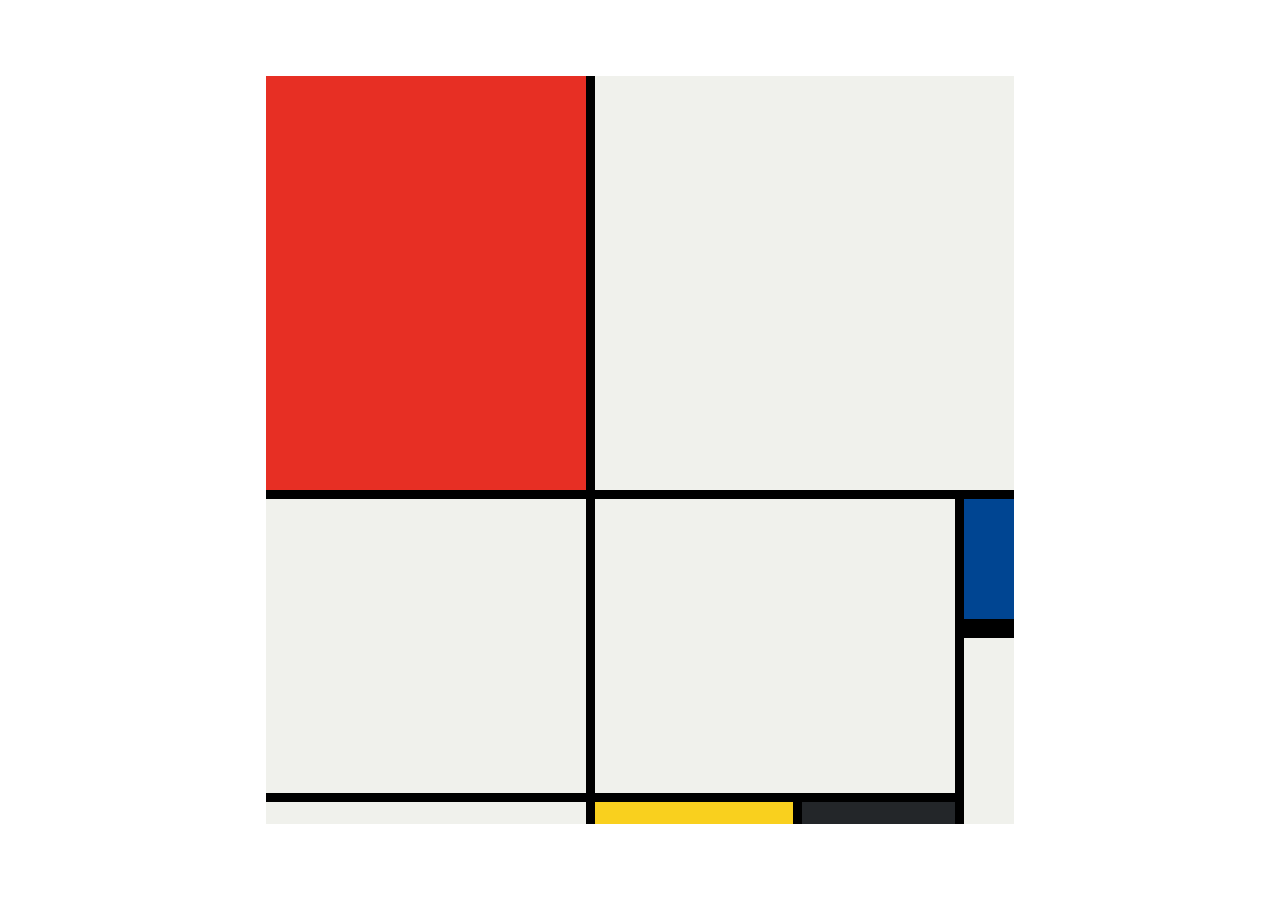
<file: 10.3 Mondrian Project/index.html>
<!DOCTYPE html>
<html lang="en" data-bs-theme="dark">

<head>
  <meta charset="UTF-8">
  <meta name="viewport" content="width=device-width, initial-scale=1.0">
  <title>Mondrian Project</title>
  <style>
    body {
      display: flex;
      justify-content: center;
      align-items: center;
      height: 100vh;
      margin: 0;
      padding: 0;
    }
    .mondrian {
      width: 748px;
      height: 748px;
      display: grid;
      grid-template-columns: 320px 198px 153px 50px;
      grid-template-rows: 414px 130px 155px 22px;
      gap: 9px;
      background-color: #000;
    }
    .red {
      background-color: #e72f24;
    }
    .white1 {
      background-color: #f0f1ec;
      grid-column: span 3;
    }
    .white2 {
      background-color: #f0f1ec;
      grid-row: span 2;
     
    }
    .white3 {
      background-color: #f0f1ec;
      grid-area: 2 / 2 / 4 / 4;
    }
    .blue {
      background-color: #004592;
      border-bottom: 10px solid #000;
    }
    .white4 {
      grid-row: span 2;
      background-color: #f0f1ec;
    }
    .white5 {
      
      background-color: #f0f1ec;
      
      
    }
    .yellow {
      
      background-color: #f9d01e;
      
      
    }
    .black {
     
      background-color: #232629;
      
    }
    /* 
    Write your CSS here 
    Gap Colour: #000
    White: #F0F1EC
    Red: #E72F24
    Black: #232629
    Blue: #004592
    Yellow: #F9D01E

    For dimensions, see dimensions.png image.
    HINT: Remember you can't change the properties of grid lines.
    But grid lines are transparent!
    */
  </style>
</head>

<body>
  <!-- Write your HTML here -->
</body>
<div class="mondrian">
  <div class="red"></div>
  <div class="white1"></div>
  <div class="white2"></div>
  <div class="white3"></div>
  <div class="blue"></div>
  <div class="white4"></div>
  <div class="white5"></div>
  <div class="yellow"></div>
  <div class="black"></div>
  
</div>
</html>
</file>
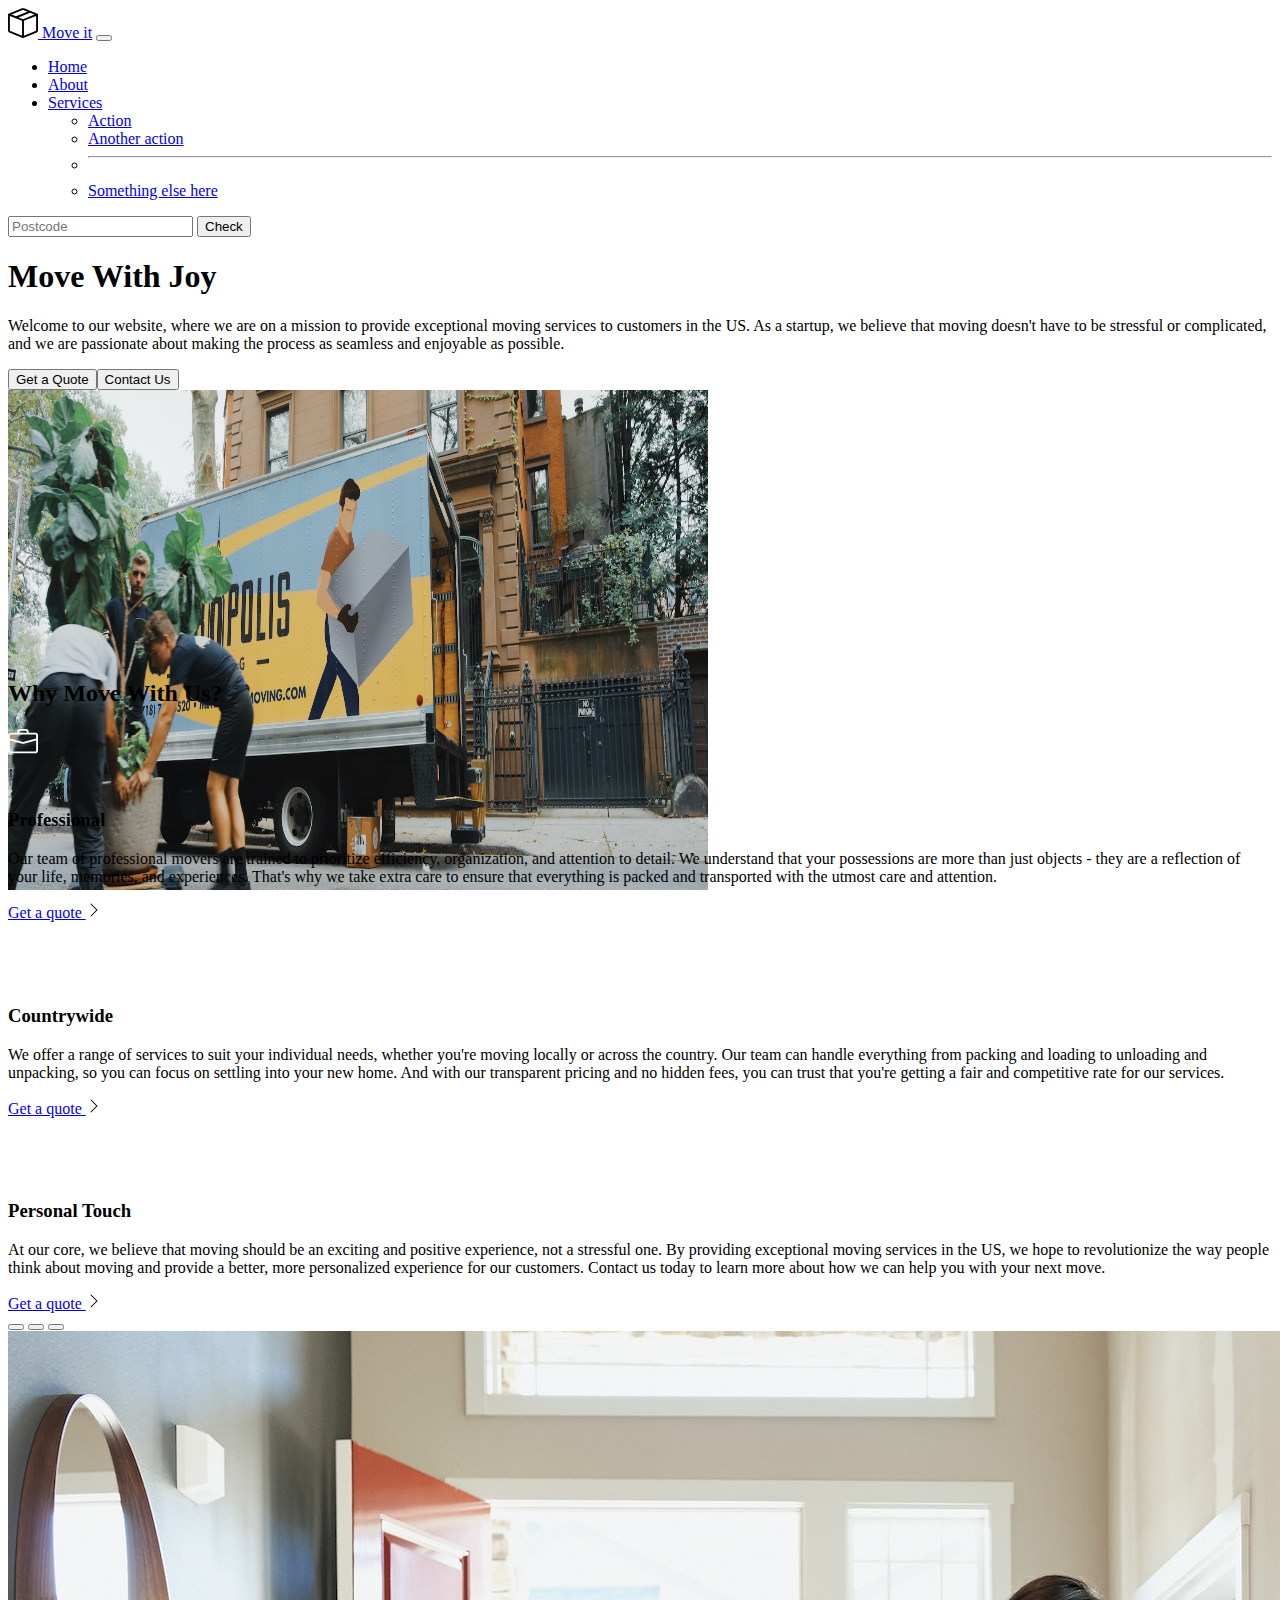
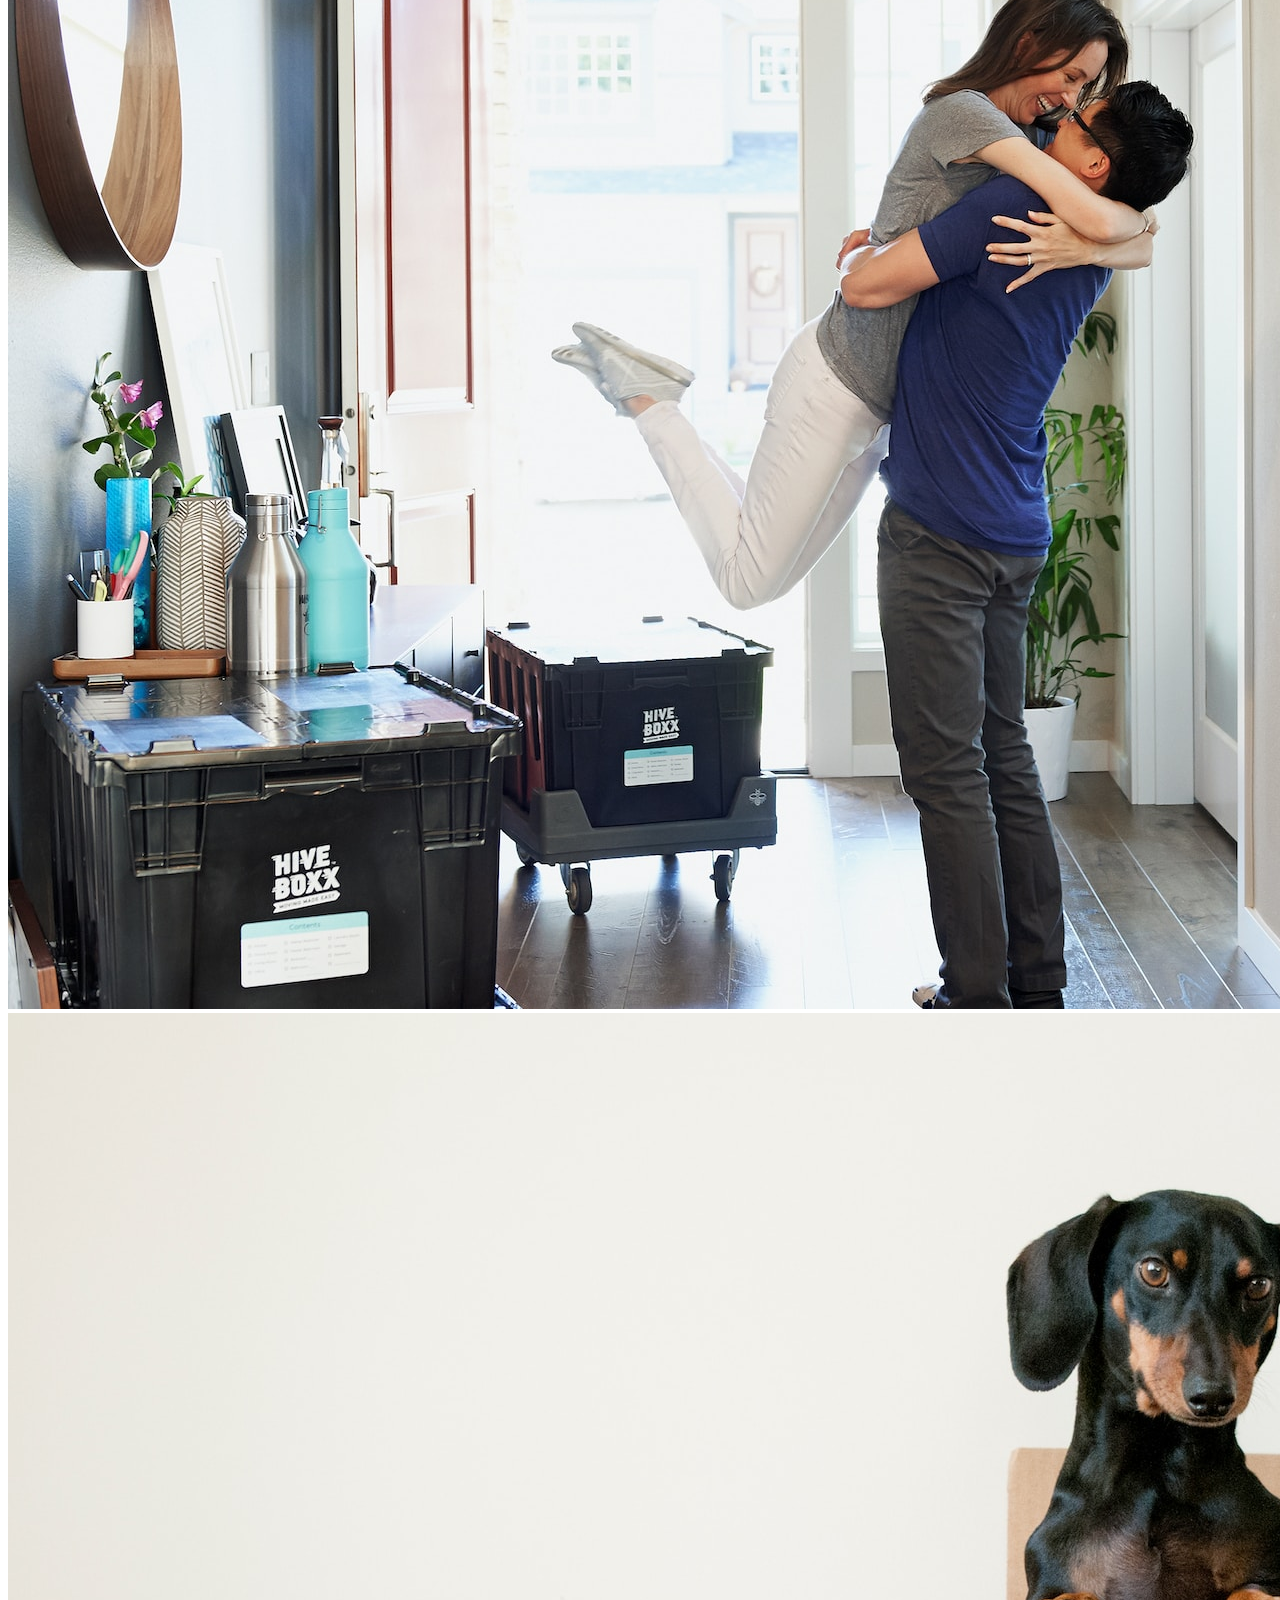
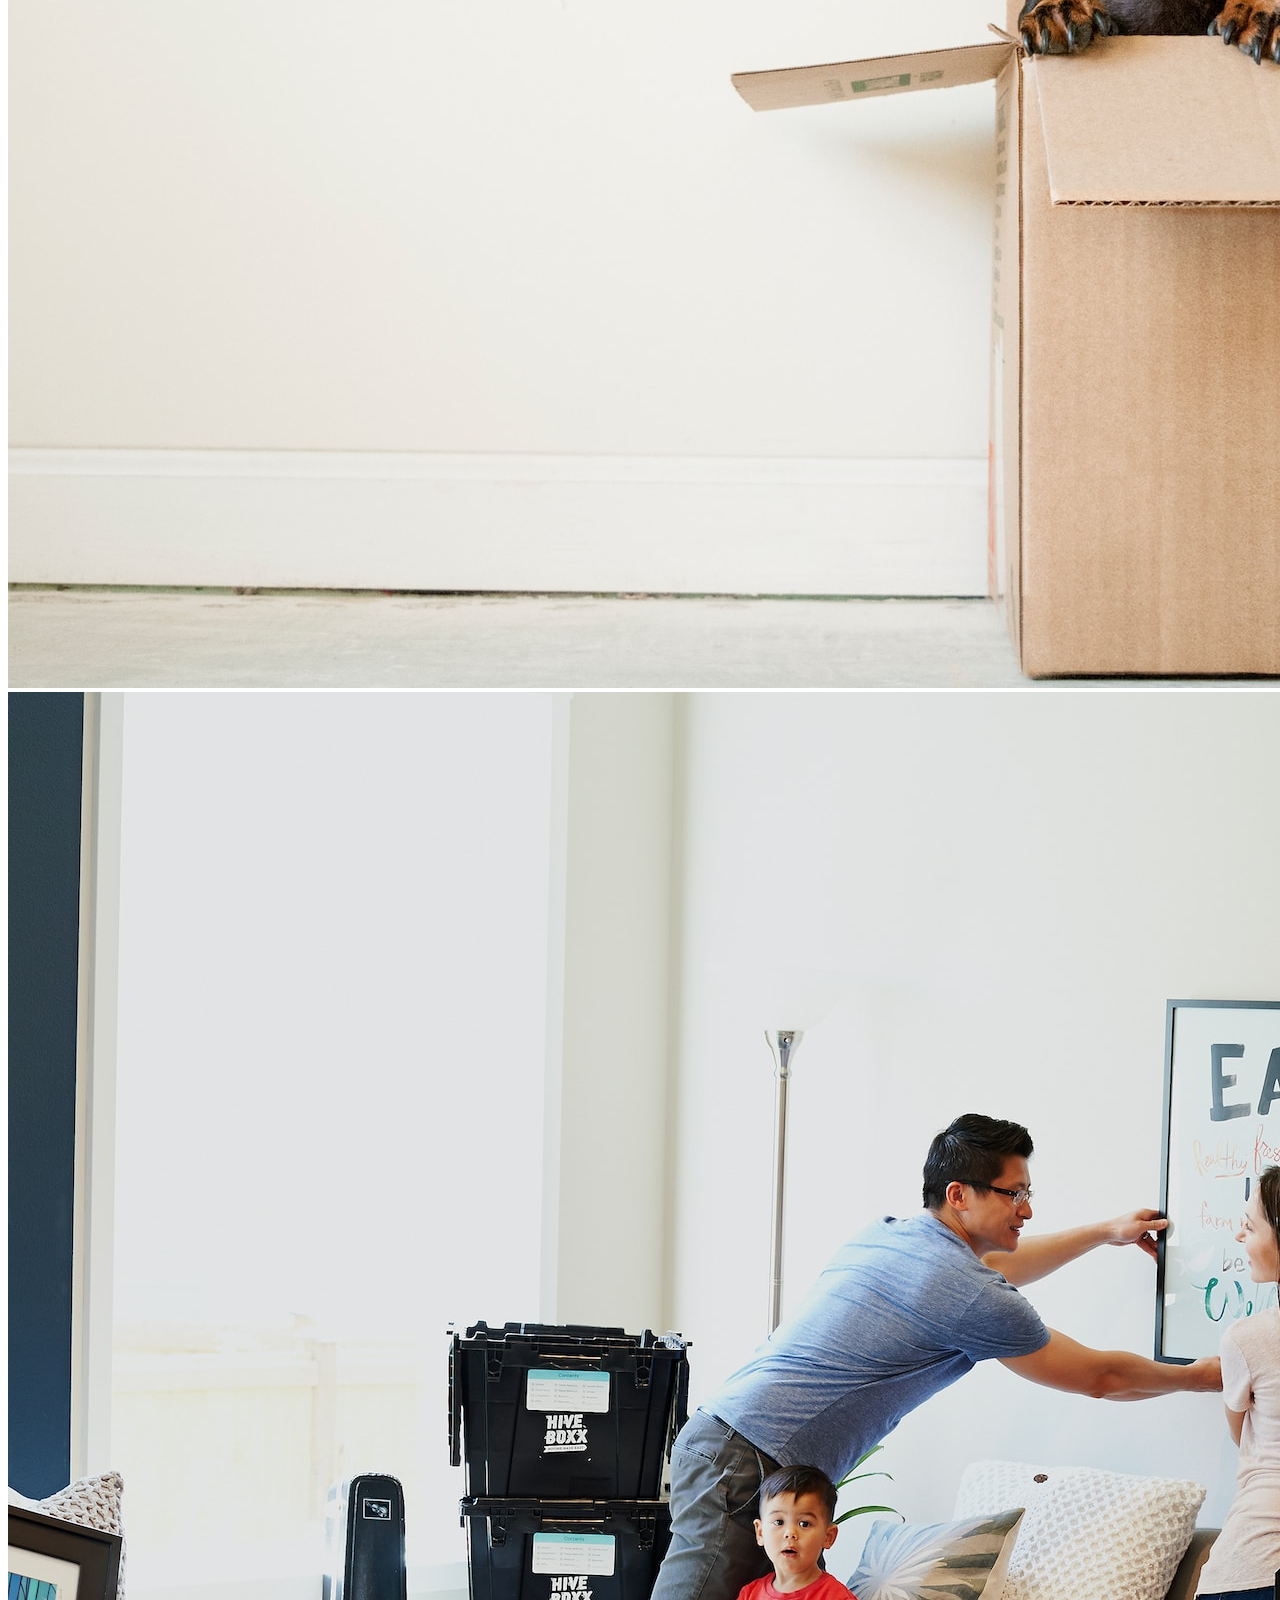
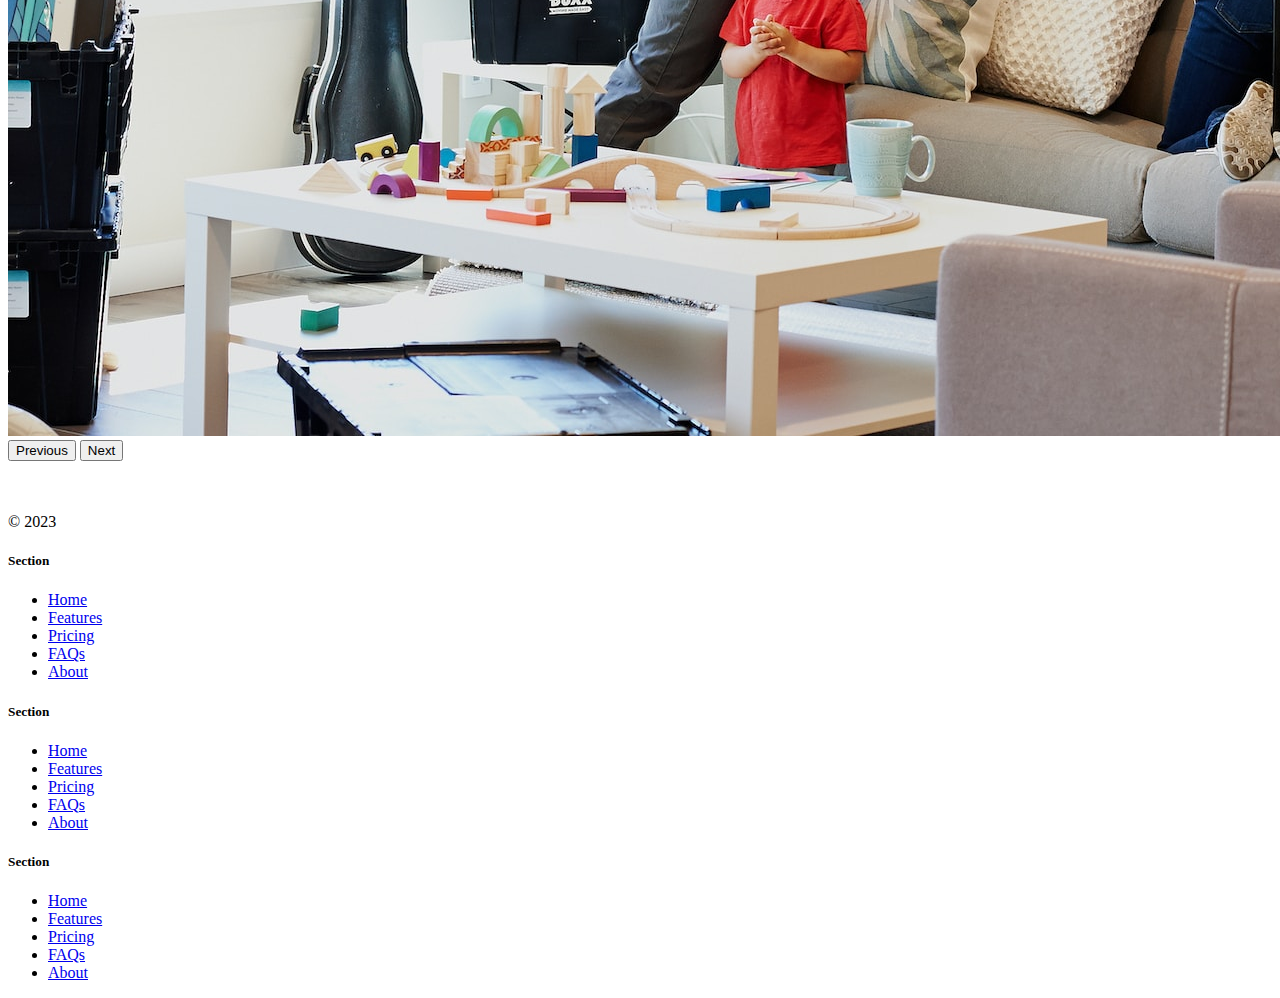
<file: 11.2 Bootstrap Components/index.html>
<!DOCTYPE html>
<html lang="en" data-bs-theme="dark">

<head>
  <meta charset="UTF-8">
  <meta name="viewport" content="width=device-width, initial-scale=1.0">
  <title>Bootstrap Components</title>
  <link href="https://cdn.jsdelivr.net/npm/bootstrap@5.3.0-alpha2/dist/css/bootstrap.min.css" rel="stylesheet"
    integrity="sha384-aFq/bzH65dt+w6FI2ooMVUpc+21e0SRygnTpmBvdBgSdnuTN7QbdgL+OapgHtvPp" crossorigin="anonymous">
  <style>
    .feature-icon {
  width: 4rem;
  height: 4rem;
  border-radius: .75rem;
}
  </style>
</head>

<body>

  <nav class="navbar navbar-expand-lg bg-body-tertiary">
    <div class="container-fluid">
      
      <a class="navbar-brand" href="#"><img src="./box-seam.svg" height="30px" /> Move it</a>
      <button class="navbar-toggler" type="button" data-bs-toggle="collapse" data-bs-target="#navbarSupportedContent" aria-controls="navbarSupportedContent" aria-expanded="false" aria-label="Toggle navigation">
        <span class="navbar-toggler-icon"></span>
      </button>
      <div class="collapse navbar-collapse" id="navbarSupportedContent">
        <ul class="navbar-nav me-auto mb-2 mb-lg-0">
          <li class="nav-item">
            <a class="nav-link active" aria-current="page" href="#">Home</a>
          </li>
          <li class="nav-item">
            <a class="nav-link" href="#">About</a>
          </li>
          <li class="nav-item dropdown">
            <a class="nav-link dropdown-toggle" href="#" role="button" data-bs-toggle="dropdown" aria-expanded="false">
              Services
            </a>
            <ul class="dropdown-menu">
              <li><a class="dropdown-item" href="#">Action</a></li>
              <li><a class="dropdown-item" href="#">Another action</a></li>
              <li><hr class="dropdown-divider"></li>
              <li><a class="dropdown-item" href="#">Something else here</a></li>
            </ul>
          </li>
        </ul>
        <form class="d-flex" role="search">
          <input class="form-control me-2" type="search" placeholder="Postcode" aria-label="Search">
          <button class="btn btn-outline-success" type="submit">Check</button>
        </form>
      </div>
    </div>
  </nav>

  <div class="px-4 pt-5 my-5 text-center border-bottom">
    <h1 class="display-4 fw-bold text-body-emphasis">Move With Joy</h1>
    <div class="col-lg-6 mx-auto">
      <p class="lead mb-4">Welcome to our website, where we are on a mission to provide exceptional moving services to customers in the US. As a startup, we believe that moving doesn't have to be stressful or complicated, and we are passionate about making the process as seamless and enjoyable as possible.
      </p>
      <div class="d-grid gap-2 d-sm-flex justify-content-sm-center mb-5">
        <button type="button" class="btn btn-primary btn-lg px-4 me-sm-3">Get a Quote</buutton>
        <button type="button" class="btn btn-outline-secondary btn-lg px-4">Contact Us</button>
      </div>
    </div>
    <div class="overflow-hidden" style="max-height: 30vh;">
      <div class="container px-5">
        <img src="./moving-van.jpg" class="img-fluid border rounded-3 shadow-lg mb-4" alt="Example image" width="700" height="500" loading="lazy">
      </div>
    </div>
  </div>

  <div class="container px-4 py-5" id="featured-3">
    <h2 class="pb-2 border-bottom">Why Move With Us?</h2>
    <div class="row g-4 py-5 row-cols-1 row-cols-lg-3">
      <div class="feature col">
        <div class="feature-icon d-inline-flex align-items-center justify-content-center text-bg-primary bg-gradient fs-2 mb-3">
          <img src="./briefcase.svg" alt="briefcase" height="30" />
        </div>
        <h3 class="fs-2 text-body-emphasis">Professional</h3>
        <p>Our team of professional movers are trained to prioritize efficiency, organization, and attention to detail. We understand that your possessions are more than just objects - they are a reflection of your life, memories, and experiences. That's why we take extra care to ensure that everything is packed and transported with the utmost care and attention.
        </p>
        <a href="#" class="icon-link">
          Get a quote
          <img src="./chevron-right.svg" alt="chevron-right"/>
        </a>
      </div>
      <div class="feature col">
        <div class="feature-icon d-inline-flex align-items-center justify-content-center text-bg-primary bg-gradient fs-2 mb-3">
          <img src="./bus-front.svg" alt="bus-front" height="30" />
        </div>
        <h3 class="fs-2 text-body-emphasis">Countrywide</h3>
        <p>We offer a range of services to suit your individual needs, whether you're moving locally or across the country. Our team can handle everything from packing and loading to unloading and unpacking, so you can focus on settling into your new home. And with our transparent pricing and no hidden fees, you can trust that you're getting a fair and competitive rate for our services.
        </p>
        <a href="#" class="icon-link">
          Get a quote
          <img src="./chevron-right.svg" alt="chevron-right"/>
        </a>
      </div>
      <div class="feature col">
        <div class="feature-icon d-inline-flex align-items-center justify-content-center text-bg-primary bg-gradient fs-2 mb-3">
        <img src="./chat-square-heart.svg" alt="chat-square-heart" height="30" />
        </div>
        <h3 class="fs-2 text-body-emphasis">Personal Touch</h3>
        <p>At our core, we believe that moving should be an exciting and positive experience, not a stressful one. By providing exceptional moving services in the US, we hope to revolutionize the way people think about moving and provide a better, more personalized experience for our customers. Contact us today to learn more about how we can help you with your next move.
        </p>
        <a href="#" class="icon-link">
          Get a quote
          <img src="./chevron-right.svg" alt="chevron-right"/>
        </a>
      </div>
    </div>
  </div>

<div class="container">
  <div id="carouselExampleIndicators" class="carousel slide">
    <div class="carousel-indicators">
      <button type="button" data-bs-target="#carouselExampleIndicators" data-bs-slide-to="0" class="active" aria-current="true" aria-label="Slide 1"></button>
      <button type="button" data-bs-target="#carouselExampleIndicators" data-bs-slide-to="1" aria-label="Slide 2"></button>
      <button type="button" data-bs-target="#carouselExampleIndicators" data-bs-slide-to="2" aria-label="Slide 3"></button>
    </div>
    <div class="carousel-inner">
      <div class="carousel-item active">
        <img src="./couple.jpg" class="d-block w-100" alt="couple">
      </div>
      <div class="carousel-item">
        <img src="./dog.jpg" class="d-block w-100" alt="dog">
      </div>
      <div class="carousel-item">
        <img src="./family.jpg" class="d-block w-100" alt="family">
      </div>
    </div>
    <button class="carousel-control-prev" type="button" data-bs-target="#carouselExampleIndicators" data-bs-slide="prev">
      <span class="carousel-control-prev-icon" aria-hidden="true"></span>
      <span class="visually-hidden">Previous</span>
    </button>
    <button class="carousel-control-next" type="button" data-bs-target="#carouselExampleIndicators" data-bs-slide="next">
      <span class="carousel-control-next-icon" aria-hidden="true"></span>
      <span class="visually-hidden">Next</span>
    </button>
  </div>
</div>
  <div class="container">
    <footer class="row row-cols-1 row-cols-sm-2 row-cols-md-5 py-5 my-5 border-top">
      <div class="col mb-3">
        <a href="/" class="d-flex align-items-center mb-3 link-body-emphasis text-decoration-none">
          <svg class="bi me-2" width="40" height="32"><use xlink:href="#bootstrap"></use></svg>
        </a>
        <p class="text-body-secondary">© 2023</p>
      </div>
  
      <div class="col mb-3">
  
      </div>
  
      <div class="col mb-3">
        <h5>Section</h5>
        <ul class="nav flex-column">
          <li class="nav-item mb-2"><a href="#" class="nav-link p-0 text-body-secondary">Home</a></li>
          <li class="nav-item mb-2"><a href="#" class="nav-link p-0 text-body-secondary">Features</a></li>
          <li class="nav-item mb-2"><a href="#" class="nav-link p-0 text-body-secondary">Pricing</a></li>
          <li class="nav-item mb-2"><a href="#" class="nav-link p-0 text-body-secondary">FAQs</a></li>
          <li class="nav-item mb-2"><a href="#" class="nav-link p-0 text-body-secondary">About</a></li>
        </ul>
      </div>
  
      <div class="col mb-3">
        <h5>Section</h5>
        <ul class="nav flex-column">
          <li class="nav-item mb-2"><a href="#" class="nav-link p-0 text-body-secondary">Home</a></li>
          <li class="nav-item mb-2"><a href="#" class="nav-link p-0 text-body-secondary">Features</a></li>
          <li class="nav-item mb-2"><a href="#" class="nav-link p-0 text-body-secondary">Pricing</a></li>
          <li class="nav-item mb-2"><a href="#" class="nav-link p-0 text-body-secondary">FAQs</a></li>
          <li class="nav-item mb-2"><a href="#" class="nav-link p-0 text-body-secondary">About</a></li>
        </ul>
      </div>
  
      <div class="col mb-3">
        <h5>Section</h5>
        <ul class="nav flex-column">
          <li class="nav-item mb-2"><a href="#" class="nav-link p-0 text-body-secondary">Home</a></li>
          <li class="nav-item mb-2"><a href="#" class="nav-link p-0 text-body-secondary">Features</a></li>
          <li class="nav-item mb-2"><a href="#" class="nav-link p-0 text-body-secondary">Pricing</a></li>
          <li class="nav-item mb-2"><a href="#" class="nav-link p-0 text-body-secondary">FAQs</a></li>
          <li class="nav-item mb-2"><a href="#" class="nav-link p-0 text-body-secondary">About</a></li>
        </ul>
      </div>
    </footer>
  </div>
  <script src="https://cdn.jsdelivr.net/npm/bootstrap@5.3.1/dist/js/bootstrap.bundle.min.js" integrity="sha384-HwwvtgBNo3bZJJLYd8oVXjrBZt8cqVSpeBNS5n7C8IVInixGAoxmnlMuBnhbgrkm" crossorigin="anonymous"></script>
</body>

</html>
</file>
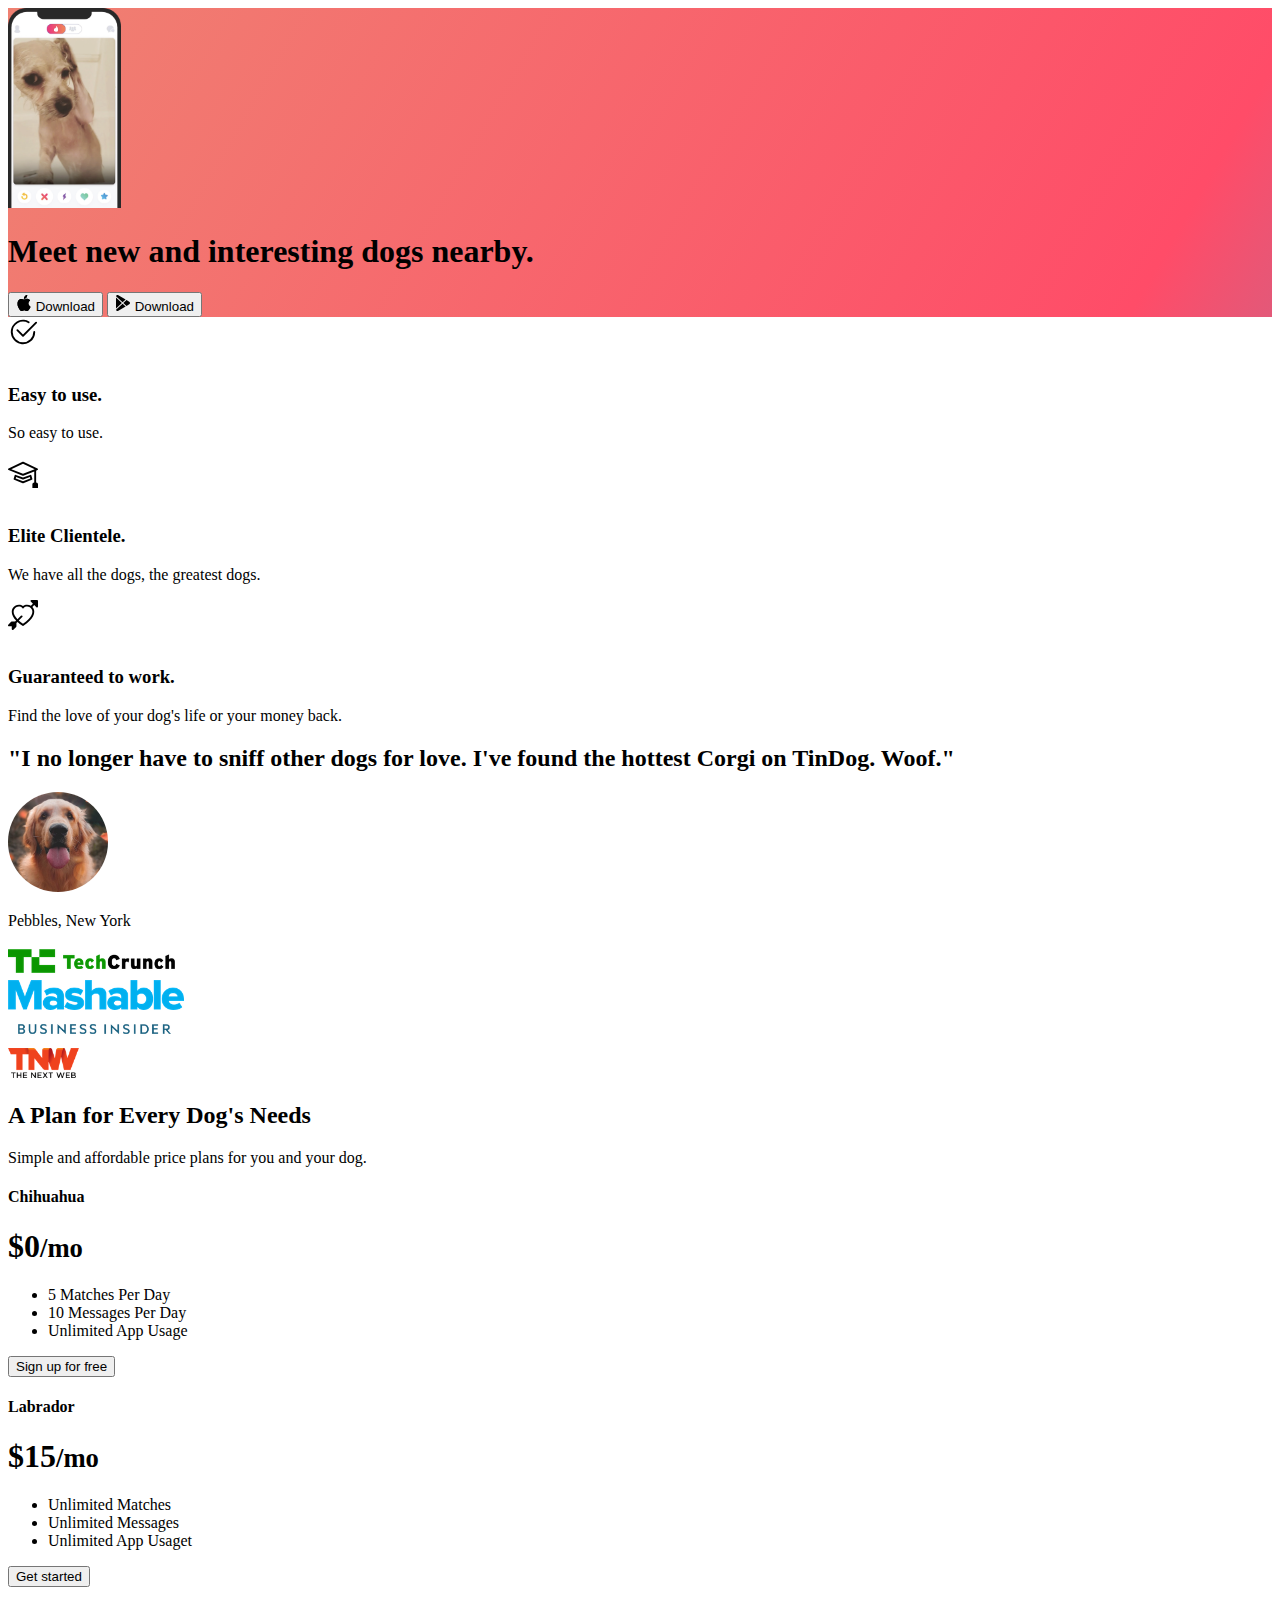
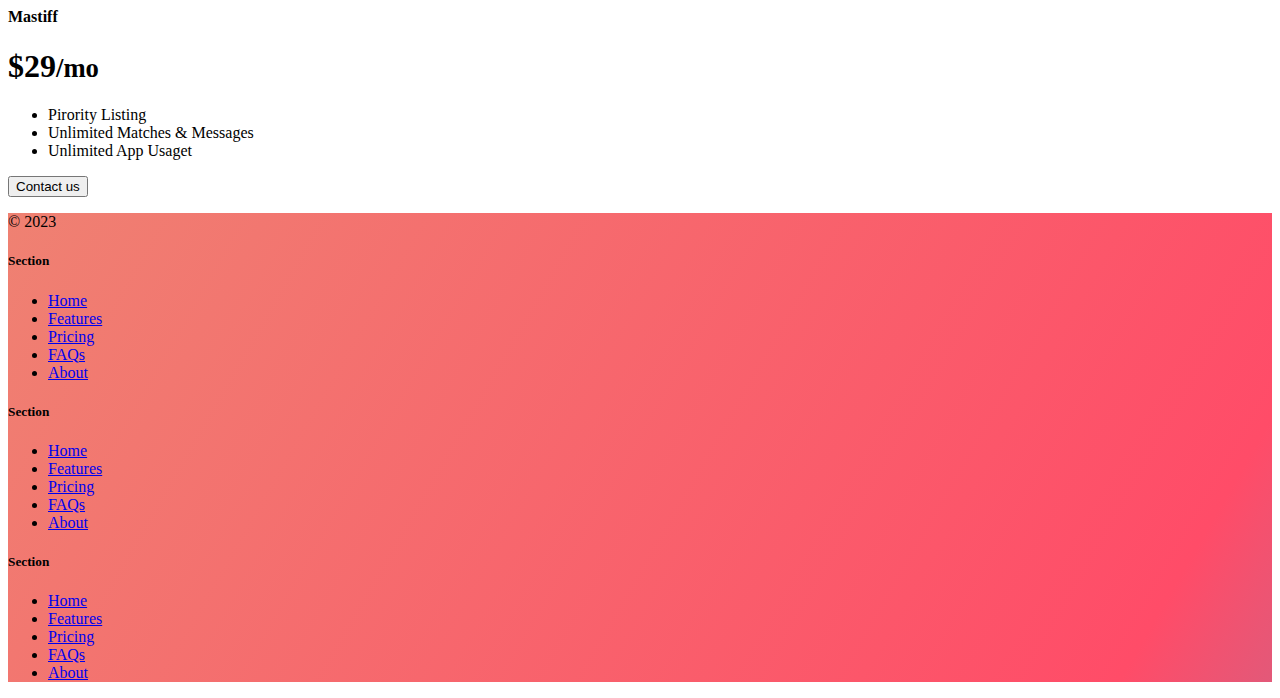
<file: 11.3 TinDog Project/index.html>
<!DOCTYPE html>
<html lang="en">
  <head>
    <meta charset="UTF-8" />
    <meta name="viewport" content="width=device-width, initial-scale=1.0" />
    <title>TinDog</title>
    <link
      href="https://cdn.jsdelivr.net/npm/bootstrap@5.3.1/dist/css/bootstrap.min.css"
      rel="stylesheet"
      integrity="sha384-4bw+/aepP/YC94hEpVNVgiZdgIC5+VKNBQNGCHeKRQN+PtmoHDEXuppvnDJzQIu9"
      crossorigin="anonymous"
    />
    <link rel="stylesheet" href="./css/style.css" />
  </head>

  <body>
    <!-- Title -->
    <section id="title" class="gradient-background">
      <div class="container col-xxl-10 px-4 pt-5">
        <div class="row flex-lg-row-reverse align-items-center g-5 pt-5">
          <div class="col-10 col-sm-8 col-lg-6">
            <img
              src="./images/iphone.png"
              class="d-block mx-lg-auto img-fluid"
              alt="iphone img"
              height="200"
              loading="lazy"
            />
          </div>
          <div class="col-lg-4">
            <h1
              class="display-5 fw-bold text-body-emphasis lh-1 mb-3 fw-bolder text-wrap"
              style="width: 35rem"
            >
              Meet new and interesting dogs nearby.
            </h1>
            <div class="d-grid gap-2 d-md-flex justify-content-md-start">
              <button type="button" class="btn btn-light btn-lg px-4 me-md-2">
                <svg
                  xmlns="http://www.w3.org/2000/svg"
                  width="16"
                  height="16"
                  fill="currentColor"
                  class="bi bi-apple mb-1"
                  viewBox="0 0 16 16"
                >
                  <path
                    d="M11.182.008C11.148-.03 9.923.023 8.857 1.18c-1.066 1.156-.902 2.482-.878 2.516.024.034 1.52.087 2.475-1.258.955-1.345.762-2.391.728-2.43Zm3.314 11.733c-.048-.096-2.325-1.234-2.113-3.422.212-2.189 1.675-2.789 1.698-2.854.023-.065-.597-.79-1.254-1.157a3.692 3.692 0 0 0-1.563-.434c-.108-.003-.483-.095-1.254.116-.508.139-1.653.589-1.968.607-.316.018-1.256-.522-2.267-.665-.647-.125-1.333.131-1.824.328-.49.196-1.422.754-2.074 2.237-.652 1.482-.311 3.83-.067 4.56.244.729.625 1.924 1.273 2.796.576.984 1.34 1.667 1.659 1.899.319.232 1.219.386 1.843.067.502-.308 1.408-.485 1.766-.472.357.013 1.061.154 1.782.539.571.197 1.111.115 1.652-.105.541-.221 1.324-1.059 2.238-2.758.347-.79.505-1.217.473-1.282Z"
                  />
                  <path
                    d="M11.182.008C11.148-.03 9.923.023 8.857 1.18c-1.066 1.156-.902 2.482-.878 2.516.024.034 1.52.087 2.475-1.258.955-1.345.762-2.391.728-2.43Zm3.314 11.733c-.048-.096-2.325-1.234-2.113-3.422.212-2.189 1.675-2.789 1.698-2.854.023-.065-.597-.79-1.254-1.157a3.692 3.692 0 0 0-1.563-.434c-.108-.003-.483-.095-1.254.116-.508.139-1.653.589-1.968.607-.316.018-1.256-.522-2.267-.665-.647-.125-1.333.131-1.824.328-.49.196-1.422.754-2.074 2.237-.652 1.482-.311 3.83-.067 4.56.244.729.625 1.924 1.273 2.796.576.984 1.34 1.667 1.659 1.899.319.232 1.219.386 1.843.067.502-.308 1.408-.485 1.766-.472.357.013 1.061.154 1.782.539.571.197 1.111.115 1.652-.105.541-.221 1.324-1.059 2.238-2.758.347-.79.505-1.217.473-1.282Z"
                  />
                </svg>

                Download
              </button>
              <button type="button" class="btn btn-outline-light btn-lg px-4">
                <svg
                  xmlns="http://www.w3.org/2000/svg"
                  width="16"
                  height="16"
                  fill="currentColor"
                  class="bi bi-google-play mb-1"
                  viewBox="0 0 16 16"
                >
                  <path
                    d="M14.222 9.374c1.037-.61 1.037-2.137 0-2.748L11.528 5.04 8.32 8l3.207 2.96 2.694-1.586Zm-3.595 2.116L7.583 8.68 1.03 14.73c.201 1.029 1.36 1.61 2.303 1.055l7.294-4.295ZM1 13.396V2.603L6.846 8 1 13.396ZM1.03 1.27l6.553 6.05 3.044-2.81L3.333.215C2.39-.341 1.231.24 1.03 1.27Z"
                  />
                </svg>
                Download
              </button>
            </div>
          </div>
        </div>
      </div>
    </section>

    <!-- Features -->
    <section id="features">
      <div class="container px-4 py-5" id="hanging-icons">
        <div class="row g-4 py-5 row-cols-1 row-cols-lg-3">
          <div class="col d-flex align-items-start">
            <div
              class="icon-square text-body-emphasis bg-body-secondary d-inline-flex align-items-center justify-content-center fs-4 flex-shrink-0 me-3"
            >
              <svg
                xmlns="http://www.w3.org/2000/svg"
                height="30"
                fill="currentColor"
                class="bi bi-check2-circle"
                viewBox="0 0 16 16"
              >
                <path
                  d="M2.5 8a5.5 5.5 0 0 1 8.25-4.764.5.5 0 0 0 .5-.866A6.5 6.5 0 1 0 14.5 8a.5.5 0 0 0-1 0 5.5 5.5 0 1 1-11 0z"
                />
                <path
                  d="M15.354 3.354a.5.5 0 0 0-.708-.708L8 9.293 5.354 6.646a.5.5 0 1 0-.708.708l3 3a.5.5 0 0 0 .708 0l7-7z"
                />
              </svg>
            </div>
            <div>
              <h3 class="fs-2 text-body-emphasis">Easy to use.</h3>
              <p>So easy to use.</p>
            </div>
          </div>
          <div class="col d-flex align-items-start">
            <div
              class="icon-square text-body-emphasis bg-body-secondary d-inline-flex align-items-center justify-content-center fs-4 flex-shrink-0 me-3"
            >
              <svg
                xmlns="http://www.w3.org/2000/svg"
                height="30"
                fill="currentColor"
                class="bi bi-mortarboard"
                viewBox="0 0 16 16"
              >
                <path
                  d="M8.211 2.047a.5.5 0 0 0-.422 0l-7.5 3.5a.5.5 0 0 0 .025.917l7.5 3a.5.5 0 0 0 .372 0L14 7.14V13a1 1 0 0 0-1 1v2h3v-2a1 1 0 0 0-1-1V6.739l.686-.275a.5.5 0 0 0 .025-.917l-7.5-3.5ZM8 8.46 1.758 5.965 8 3.052l6.242 2.913L8 8.46Z"
                />
                <path
                  d="M4.176 9.032a.5.5 0 0 0-.656.327l-.5 1.7a.5.5 0 0 0 .294.605l4.5 1.8a.5.5 0 0 0 .372 0l4.5-1.8a.5.5 0 0 0 .294-.605l-.5-1.7a.5.5 0 0 0-.656-.327L8 10.466 4.176 9.032Zm-.068 1.873.22-.748 3.496 1.311a.5.5 0 0 0 .352 0l3.496-1.311.22.748L8 12.46l-3.892-1.556Z"
                />
              </svg>
            </div>
            <div>
              <h3 class="fs-2 text-body-emphasis">Elite Clientele.</h3>
              <p>We have all the dogs, the greatest dogs.</p>
            </div>
          </div>
          <div class="col d-flex align-items-start">
            <div
              class="icon-square text-body-emphasis bg-body-secondary d-inline-flex align-items-center justify-content-center fs-4 flex-shrink-0 me-3"
            >
              <svg
                xmlns="http://www.w3.org/2000/svg"
                height="30"
                fill="currentColor"
                class="bi bi-arrow-through-heart"
                viewBox="0 0 16 16"
              >
                <path
                  fill-rule="evenodd"
                  d="M2.854 15.854A.5.5 0 0 1 2 15.5V14H.5a.5.5 0 0 1-.354-.854l1.5-1.5A.5.5 0 0 1 2 11.5h1.793l.53-.53c-.771-.802-1.328-1.58-1.704-2.32-.798-1.575-.775-2.996-.213-4.092C3.426 2.565 6.18 1.809 8 3.233c1.25-.98 2.944-.928 4.212-.152L13.292 2 12.147.854A.5.5 0 0 1 12.5 0h3a.5.5 0 0 1 .5.5v3a.5.5 0 0 1-.854.354L14 2.707l-1.006 1.006c.236.248.44.531.6.845.562 1.096.585 2.517-.213 4.092-.793 1.563-2.395 3.288-5.105 5.08L8 13.912l-.276-.182a21.86 21.86 0 0 1-2.685-2.062l-.539.54V14a.5.5 0 0 1-.146.354l-1.5 1.5Zm2.893-4.894A20.419 20.419 0 0 0 8 12.71c2.456-1.666 3.827-3.207 4.489-4.512.679-1.34.607-2.42.215-3.185-.817-1.595-3.087-2.054-4.346-.761L8 4.62l-.358-.368c-1.259-1.293-3.53-.834-4.346.761-.392.766-.464 1.845.215 3.185.323.636.815 1.33 1.519 2.065l1.866-1.867a.5.5 0 1 1 .708.708L5.747 10.96Z"
                />
              </svg>
            </div>
            <div>
              <h3 class="fs-2 text-body-emphasis">Guaranteed to work.</h3>
              <p>Find the love of your dog's life or your money back.</p>
            </div>
          </div>
        </div>
      </div>
    </section>

    <!-- Testimonial -->
    <section id="testimonial">
      <div class="my-5">
        <div class="p-5 text-center bg-body-tertiary">
          <div class="container py-5">
            <h2 class="text-body-emphasis">
              "I no longer have to sniff other dogs for love. I've found the
              hottest Corgi on TinDog. Woof."
            </h2>
            <img
              src="./images/dog-img.jpg"
              alt="dog"
              class="profile-img mt-5"
            />
            <p class="mt-2">Pebbles, New York</p>
          </div>
          <div class="container">
            <div class="row">
              <div class="col-lg-3 col-sm-12">
                <img
                  src="./images/techcrunch.png"
                  alt="techcrunch"
                  height="30"
                />
              </div>
              <div class="col-lg-3 col-sm-12">
                <img src="./images/mashable.png" alt="mashable" height="30" />
              </div>
              <div class="col-lg-3 col-sm-12">
                <img
                  src="./images/bizinsider.png"
                  alt="bizinsider"
                  height="30"
                />
              </div>
          <div class="container col-lg-3 col-sm-12">
              <img src="./images/tnw.png" alt="tnw" height="30" />
            </div>
          </div>
        </div>
      </div>
    </section>

    <!-- Pricing -->
    <section id="pricing">
      <div class="container">
        <div class="row">
          <div class="pricing-header p-3 pb-md-4 mx-auto text-center">
            <h2 class="display-4 fw-normal text-body-emphasis">
              A Plan for Every Dog's Needs
            </h2>
            <p class="fs-5 text-body-secondary">
              Simple and affordable price plans for you and your dog.
            </p>
          </div>
          <div class="row row-cols-1 row-cols-md-3 mb-3 text-center">
            <div class="col">
              <div class="card mb-4 rounded-3 shadow-sm">
                <div class="card-header py-3">
                  <h4 class="my-0 fw-normal">Chihuahua</h4>
                </div>
                <div class="card-body">
                  <h1 class="card-title pricing-card-title">
                    $0<small class="text-body-secondary fw-light">/mo</small>
                  </h1>
                  <ul class="list-unstyled mt-3 mb-4">
                    <li>5 Matches Per Day</li>
                    <li>10 Messages Per Day</li>
                    <li>Unlimited App Usage</li>
                  </ul>
                  <button
                    type="button"
                    class="w-100 btn btn-lg btn-outline-dark"
                  >
                    Sign up for free
                  </button>
                </div>
              </div>
            </div>
            <div class="col">
              <div class="card mb-4 rounded-3 shadow-sm">
                <div class="card-header py-3">
                  <h4 class="my-0 fw-normal">Labrador</h4>
                </div>
                <div class="card-body">
                  <h1 class="card-title pricing-card-title">
                    $15<small class="text-body-secondary fw-light">/mo</small>
                  </h1>
                  <ul class="list-unstyled mt-3 mb-4">
                    <li>Unlimited Matches</li>
                    <li>Unlimited Messages</li>
                    <li>Unlimited App Usaget</li>
                  </ul>
                  <button type="button" class="w-100 btn btn-lg btn-dark">
                    Get started
                  </button>
                </div>
              </div>
            </div>
            <div class="col">
              <div class="card mb-4 rounded-3 shadow-sm border-dark">
                <div class="card-header py-3 text-bg-dark border-primary">
                  <h4 class="my-0 fw-normal">Mastiff</h4>
                </div>
                <div class="card-body">
                  <h1 class="card-title pricing-card-title">
                    $29<small class="text-body-secondary fw-light">/mo</small>
                  </h1>
                  <ul class="list-unstyled mt-3 mb-4">
                    <li>Pirority Listing</li>
                    <li>Unlimited Matches & Messages</li>
                    <li>Unlimited App Usaget</li>
                  </ul>
                  <button type="button" class="w-100 btn btn-lg btn-dark">
                    Contact us
                  </button>
                </div>
              </div>
            </div>
          </div>
        </div>
      </div>
    </section>

    <!-- Footer -->
    <section id="footer" class="gradient-background">
      <div class="container">
        <footer
          class="row row-cols-1 row-cols-sm-2 row-cols-md-5 py-5 mt-5 border-top"
        >
          <div class="col mb-3">
            <p class="text-body-secondary">© 2023</p>
          </div>

          <div class="col mb-3"></div>

          <div class="col mb-3">
            <h5>Section</h5>
            <ul class="nav flex-column">
              <li class="nav-item mb-2">
                <a href="#" class="nav-link p-0 text-body-secondary">Home</a>
              </li>
              <li class="nav-item mb-2">
                <a href="#" class="nav-link p-0 text-body-secondary"
                  >Features</a
                >
              </li>
              <li class="nav-item mb-2">
                <a href="#" class="nav-link p-0 text-body-secondary">Pricing</a>
              </li>
              <li class="nav-item mb-2">
                <a href="#" class="nav-link p-0 text-body-secondary">FAQs</a>
              </li>
              <li class="nav-item mb-2">
                <a href="#" class="nav-link p-0 text-body-secondary">About</a>
              </li>
            </ul>
          </div>

          <div class="col mb-3">
            <h5>Section</h5>
            <ul class="nav flex-column">
              <li class="nav-item mb-2">
                <a href="#" class="nav-link p-0 text-body-secondary">Home</a>
              </li>
              <li class="nav-item mb-2">
                <a href="#" class="nav-link p-0 text-body-secondary"
                  >Features</a
                >
              </li>
              <li class="nav-item mb-2">
                <a href="#" class="nav-link p-0 text-body-secondary">Pricing</a>
              </li>
              <li class="nav-item mb-2">
                <a href="#" class="nav-link p-0 text-body-secondary">FAQs</a>
              </li>
              <li class="nav-item mb-2">
                <a href="#" class="nav-link p-0 text-body-secondary">About</a>
              </li>
            </ul>
          </div>

          <div class="col mb-3">
            <h5>Section</h5>
            <ul class="nav flex-column">
              <li class="nav-item mb-2">
                <a href="#" class="nav-link p-0 text-body-secondary">Home</a>
              </li>
              <li class="nav-item mb-2">
                <a href="#" class="nav-link p-0 text-body-secondary"
                  >Features</a
                >
              </li>
              <li class="nav-item mb-2">
                <a href="#" class="nav-link p-0 text-body-secondary">Pricing</a>
              </li>
              <li class="nav-item mb-2">
                <a href="#" class="nav-link p-0 text-body-secondary">FAQs</a>
              </li>
              <li class="nav-item mb-2">
                <a href="#" class="nav-link p-0 text-body-secondary">About</a>
              </li>
            </ul>
          </div>
        </footer>
      </div>
    </section>
  </body>
</html>
</file>
<file: 11.3 TinDog Project/css/style.css>
.gradient-background {
  background: linear-gradient(300deg, #00bfff, #ff4c68, #ef8172);
  background-size: 180% 180%;
  animation: gradient-animation 18s ease infinite;
}

@keyframes gradient-animation {
  0% {
    background-position: 0% 50%;
  }
  50% {
    background-position: 100% 50%;
  }
  100% {
    background-position: 0% 50%;
  }
}

.icon-square {
  width: 3rem;
  height: 3rem;
  border-radius: 0.75rem;
}

.profile-img {
  height: 100px;
  border-radius: 50%;
}
</file>
